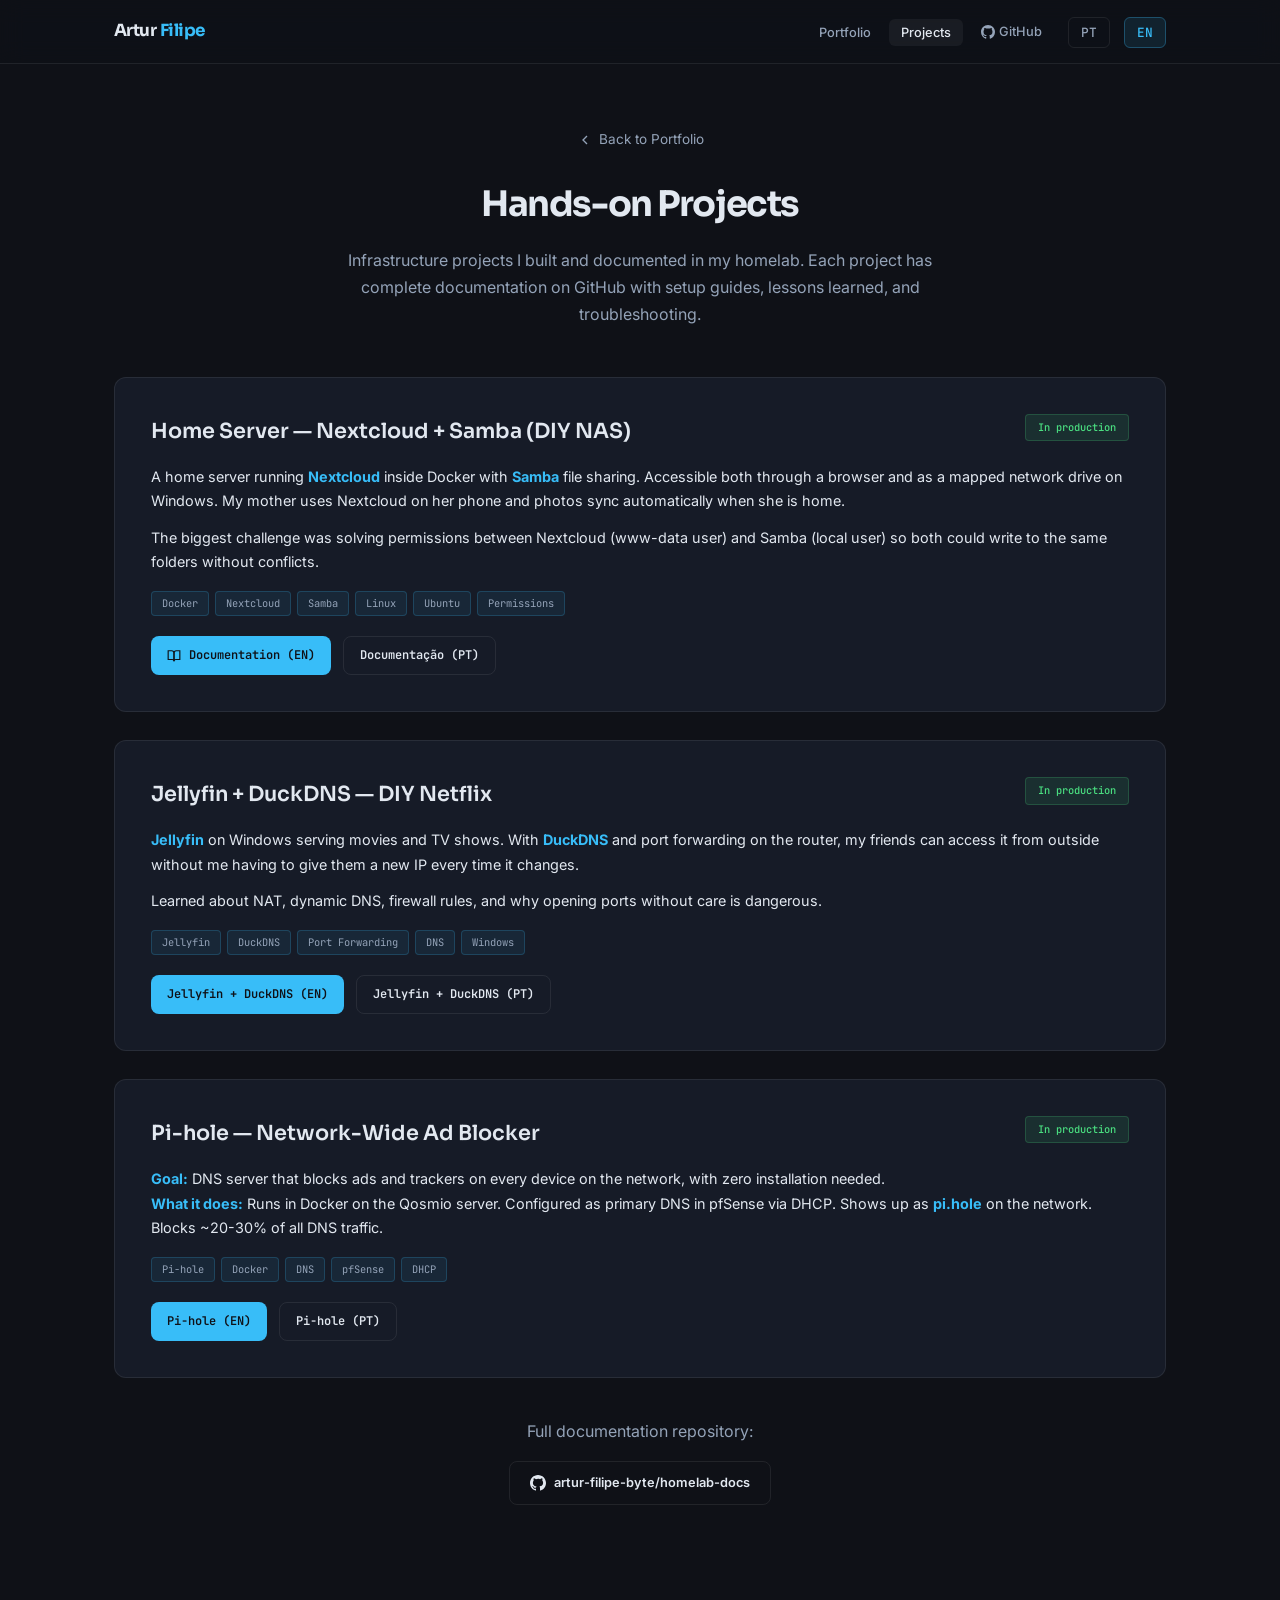
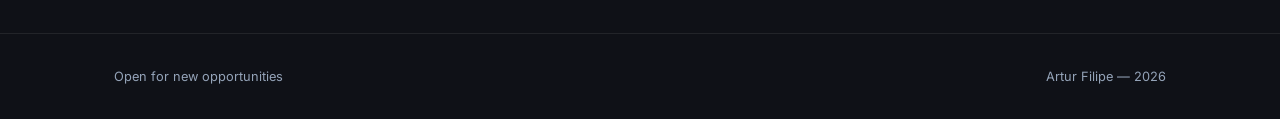
<file: projects-en.html>
<!DOCTYPE html>
<html lang="en">
<head>
  <meta charset="UTF-8" />
  <meta name="viewport" content="width=device-width, initial-scale=1.0" />
  <title>Projects — Artur Filipe</title>
  <meta name="description" content="Hands-on IT infrastructure and cybersecurity projects by Artur Filipe." />
  <link rel="preconnect" href="https://fonts.googleapis.com" />
  <link rel="preconnect" href="https://fonts.gstatic.com" crossorigin />
  <link href="https://fonts.googleapis.com/css2?family=Sora:wght@300;400;600;700&family=Inter:wght@300..700&family=JetBrains+Mono:wght@400;500&display=swap" rel="stylesheet" />
  <style>
    *, *::before, *::after { box-sizing: border-box; margin: 0; padding: 0; }
    :root {
      --color-bg: #0f1117;
      --color-surface: #161b27;
      --color-surface-2: #1c2333;
      --color-text: #e2e8f0;
      --color-text-muted: #94a3b8;
      --color-primary: #38bdf8;
      --color-primary-hover: #0ea5e9;
      --color-border: rgba(255,255,255,0.08);
      --color-success: #4ade80;
      --color-warning: #fb923c;
      --radius: 12px;
      --radius-sm: 8px;
      --max-width: 1100px;
      --nav-height: 64px;
    }
    html { scroll-behavior: smooth; font-size: 16px; -webkit-font-smoothing: antialiased; }
    body {
      font-family: 'Inter', -apple-system, BlinkMacSystemFont, 'Segoe UI', system-ui, sans-serif;
      background: var(--color-bg);
      color: var(--color-text);
      line-height: 1.7;
      min-height: 100vh;
    }
    ::selection { background: rgba(56,189,248,0.25); color: var(--color-text); }
    a { color: var(--color-primary); text-decoration: none; transition: color 0.2s ease; }
    a:hover { color: var(--color-primary-hover); }
    .container { max-width: var(--max-width); margin: 0 auto; padding: 0 24px; }
    .section { padding: 80px 0; }
    .section-header {
      font-family: 'Sora', sans-serif;
      font-size: 1.35rem;
      font-weight: 700;
      color: var(--color-text);
      margin-bottom: 32px;
      display: flex;
      align-items: center;
      gap: 12px;
      letter-spacing: -0.02em;
    }
    .section-header::after {
      content: '';
      flex: 1;
      height: 1px;
      background: linear-gradient(to right, var(--color-border), transparent);
    }
    nav {
      position: fixed;
      top: 0; left: 0; right: 0;
      z-index: 100;
      background: rgba(15,17,23,0.85);
      backdrop-filter: blur(12px) saturate(180%);
      -webkit-backdrop-filter: blur(12px) saturate(180%);
      border-bottom: 1px solid var(--color-border);
      height: var(--nav-height);
    }
    nav .container {
      display: flex;
      align-items: center;
      justify-content: space-between;
      height: 100%;
    }
    .nav-logo {
      font-family: 'Sora', sans-serif;
      font-weight: 700;
      font-size: 1.05rem;
      color: var(--color-text);
      letter-spacing: -0.03em;
    }
    .nav-logo span { color: var(--color-primary); }
    .nav-links {
      display: flex;
      gap: 6px;
      list-style: none;
      align-items: center;
    }
    .nav-links a {
      color: var(--color-text-muted);
      font-size: 0.8rem;
      font-weight: 500;
      padding: 6px 12px;
      border-radius: 6px;
      transition: all 0.2s ease;
    }
    .nav-links a:hover { color: var(--color-text); background: rgba(255,255,255,0.05); }
    .nav-lang {
      font-family: 'JetBrains Mono', monospace;
      font-size: 0.7rem;
      padding: 4px 10px;
      border-radius: 4px;
      border: 1px solid var(--color-border);
      color: var(--color-text-muted);
      transition: all 0.2s ease;
      margin-left: 8px;
    }
    .nav-lang:hover { border-color: var(--color-primary); color: var(--color-primary); }
    .nav-lang.active {
      background: rgba(56,189,248,0.1);
      border-color: rgba(56,189,248,0.3);
      color: var(--color-primary);
    }
    .page-header {
      padding: 128px 0 48px;
      text-align: center;
    }
    .page-header h1 {
      font-family: 'Sora', sans-serif;
      font-size: 2.2rem;
      font-weight: 700;
      letter-spacing: -0.04em;
      margin-bottom: 12px;
    }
    .page-header p {
      color: var(--color-text-muted);
      font-size: 1rem;
      max-width: 600px;
      margin: 0 auto;
    }
    .project-detail {
      background: var(--color-surface);
      border: 1px solid var(--color-border);
      border-radius: var(--radius);
      padding: 36px;
      margin-bottom: 28px;
      transition: all 0.25s ease;
    }
    .project-detail:hover {
      box-shadow: 0 4px 20px rgba(56,189,248,0.08);
      border-color: rgba(56,189,248,0.2);
    }
    .project-detail .project-top {
      display: flex;
      align-items: flex-start;
      justify-content: space-between;
      gap: 16px;
      margin-bottom: 16px;
      flex-wrap: wrap;
    }
    .project-detail h2 {
      font-family: 'Sora', sans-serif;
      font-size: 1.3rem;
      font-weight: 600;
      color: var(--color-text);
    }
    .project-status {
      font-family: 'JetBrains Mono', monospace;
      font-size: 0.65rem;
      font-weight: 500;
      padding: 4px 12px;
      border-radius: 4px;
      white-space: nowrap;
    }
    .status-prod {
      background: rgba(74,222,128,0.1);
      color: var(--color-success);
      border: 1px solid rgba(74,222,128,0.2);
    }
    .project-detail .project-desc {
      color: var(--color-text);
      font-size: 0.9rem;
      line-height: 1.7;
      margin-bottom: 16px;
    }
    .project-detail .project-desc strong {
      color: var(--color-primary);
    }
    .project-tags {
      display: flex;
      flex-wrap: wrap;
      gap: 6px;
      margin-bottom: 20px;
    }
    .project-tag {
      font-family: 'JetBrains Mono', monospace;
      font-size: 0.65rem;
      font-weight: 400;
      padding: 3px 10px;
      border-radius: 4px;
      background: rgba(56,189,248,0.08);
      border: 1px solid rgba(56,189,248,0.2);
      color: var(--color-text-muted);
    }
    .project-links {
      display: flex;
      gap: 12px;
      flex-wrap: wrap;
    }
    .btn {
      display: inline-flex;
      align-items: center;
      gap: 8px;
      padding: 10px 20px;
      border-radius: var(--radius-sm);
      font-family: 'Inter', sans-serif;
      font-weight: 600;
      font-size: 0.8rem;
      transition: all 0.25s ease;
      cursor: pointer;
      border: none;
    }
    .btn-primary {
      background: var(--color-primary);
      color: #0f1117 !important;
    }
    .btn-primary:hover {
      background: var(--color-primary-hover);
      transform: translateY(-2px);
      box-shadow: 0 4px 20px rgba(56,189,248,0.25);
    }
    .btn-outline {
      background: transparent;
      border: 1px solid var(--color-border);
      color: var(--color-text) !important;
    }
    .btn-outline:hover {
      border-color: var(--color-primary);
      color: var(--color-primary) !important;
      transform: translateY(-2px);
    }
    .btn-sm {
      padding: 8px 16px;
      font-size: 0.75rem;
      font-family: 'JetBrains Mono', monospace;
    }
    .back-link {
      display: inline-flex;
      align-items: center;
      gap: 6px;
      color: var(--color-text-muted);
      font-size: 0.85rem;
      margin-bottom: 24px;
      transition: color 0.2s ease;
    }
    .back-link:hover { color: var(--color-primary); }
    footer {
      border-top: 1px solid var(--color-border);
      padding: 32px 0;
      margin-top: 48px;
    }
    footer .container {
      display: flex;
      align-items: center;
      justify-content: space-between;
      flex-wrap: wrap;
      gap: 16px;
    }
    footer p { color: var(--color-text-muted); font-size: 0.8rem; }
    @media (max-width: 868px) {
      nav .container { position: relative; }
      .nav-links {
        position: fixed;
        top: var(--nav-height);
        left: 0; right: 0;
        flex-direction: column;
        background: rgba(15,17,23,0.98);
        backdrop-filter: blur(12px);
        padding: 16px 24px;
        gap: 4px;
        border-bottom: 1px solid var(--color-border);
        display: none;
      }
      .nav-links.open { display: flex; }
      .nav-links a { font-size: 0.9rem; padding: 10px 12px; width: 100%; }
      .nav-toggle {
        display: flex !important;
        align-items: center;
        justify-content: center;
        width: 36px; height: 36px;
        border-radius: 8px;
        background: transparent;
        border: 1px solid var(--color-border);
        color: var(--color-text);
        cursor: pointer;
      }
      .nav-toggle:hover { border-color: var(--color-primary); color: var(--color-primary); }
      .section { padding: 56px 0; }
      .page-header h1 { font-size: 1.6rem; }
      .project-detail { padding: 24px; }
    }
    @media (min-width: 869px) {
      .nav-toggle { display: none !important; }
    }
  </style>
</head>
<body>

  <!-- NAVIGATION -->
  <nav>
    <div class="container">
      <a href="index.html" class="nav-logo">Artur <span>Filipe</span></a>
      <ul class="nav-links" id="navLinks">
        <li><a href="index.html">Portfolio</a></li>
        <li><a href="projects-en.html" style="color:var(--color-text);background:rgba(255,255,255,0.05);">Projects</a></li>
        <li>
          <a href="https://github.com/artur-filipe-byte/homelab-docs" target="_blank" rel="noopener noreferrer" style="display:flex;align-items:center;gap:4px;">
            <svg width="14" height="14" viewBox="0 0 24 24" fill="currentColor"><path d="M12 0C5.374 0 0 5.373 0 12c0 5.302 3.438 9.8 8.207 11.387.599.111.793-.261.793-.577v-2.234c-3.338.726-4.033-1.416-4.033-1.416-.546-1.387-1.333-1.756-1.333-1.756-1.089-.745.083-.729.083-.729 1.205.084 1.839 1.237 1.839 1.237 1.07 1.834 2.807 1.304 3.492.997.107-.775.418-1.305.762-1.604-2.665-.305-5.467-1.334-5.467-5.931 0-1.311.469-2.381 1.236-3.221-.124-.303-.535-1.524.117-3.176 0 0 1.008-.322 3.301 1.23A11.509 11.509 0 0 1 12 5.803c1.02.005 2.047.138 3.006.404 2.291-1.552 3.297-1.23 3.297-1.23.653 1.653.242 2.874.118 3.176.77.84 1.235 1.911 1.235 3.221 0 4.609-2.807 5.624-5.479 5.921.43.372.823 1.102.823 2.222v3.293c0 .319.192.694.801.576C20.566 21.797 24 17.3 24 12c0-6.627-5.373-12-12-12z"/></svg>
            GitHub
          </a>
        </li>
        <li><a href="index.html" class="nav-lang">PT</a></li>
        <li><a href="index-en.html" class="nav-lang active">EN</a></li>
      </ul>
      <button class="nav-toggle" id="navToggle" aria-label="Menu" onclick="document.getElementById('navLinks').classList.toggle('open')">
        <svg width="20" height="20" viewBox="0 0 24 24" fill="none" stroke="currentColor" stroke-width="2"><line x1="3" y1="6" x2="21" y2="6"/><line x1="3" y1="12" x2="21" y2="12"/><line x1="3" y1="18" x2="21" y2="18"/></svg>
      </button>
    </div>
  </nav>

  <!-- PAGE HEADER -->
  <section class="page-header">
    <div class="container">
      <a href="index-en.html" class="back-link">
        <svg width="16" height="16" viewBox="0 0 24 24" fill="none" stroke="currentColor" stroke-width="2"><polyline points="15 18 9 12 15 6"/></svg>
        Back to Portfolio
      </a>
      <h1>Hands-on Projects</h1>
      <p>Infrastructure projects I built and documented in my homelab. Each project has complete documentation on GitHub with setup guides, lessons learned, and troubleshooting.</p>
    </div>
  </section>

  <!-- PROJECTS -->
  <section class="section" style="padding-top:0;">
    <div class="container">

      <div class="project-detail">
        <div class="project-top">
          <h2>Home Server — Nextcloud + Samba (DIY NAS)</h2>
          <span class="project-status status-prod">In production</span>
        </div>
        <div class="project-desc">
          <p>A home server running <strong>Nextcloud</strong> inside Docker with <strong>Samba</strong> file sharing. Accessible both through a browser and as a mapped network drive on Windows. My mother uses Nextcloud on her phone and photos sync automatically when she is home.</p>
          <p style="margin-top:12px;">The biggest challenge was solving permissions between Nextcloud (www-data user) and Samba (local user) so both could write to the same folders without conflicts.</p>
        </div>
        <div class="project-tags">
          <span class="project-tag">Docker</span>
          <span class="project-tag">Nextcloud</span>
          <span class="project-tag">Samba</span>
          <span class="project-tag">Linux</span>
          <span class="project-tag">Ubuntu</span>
          <span class="project-tag">Permissions</span>
        </div>
        <div class="project-links">
          <a href="https://github.com/artur-filipe-byte/homelab-docs/blob/main/en/homelab-server-nextcloud-samba.md" target="_blank" rel="noopener noreferrer" class="btn btn-primary btn-sm">
            <svg width="14" height="14" viewBox="0 0 24 24" fill="none" stroke="currentColor" stroke-width="2"><path d="M2 3h6a4 4 0 0 1 4 4v14a3 3 0 0 0-3-3H2z"/><path d="M22 3h-6a4 4 0 0 0-4 4v14a3 3 0 0 1 3-3h7z"/></svg>
            Documentation (EN)
          </a>
          <a href="https://github.com/artur-filipe-byte/homelab-docs/blob/main/pt/servidor-caseiro-nextcloud-samba.md" target="_blank" rel="noopener noreferrer" class="btn btn-outline btn-sm">
            Documentação (PT)
          </a>
        </div>
      </div>

      <div class="project-detail">
        <div class="project-top">
          <h2>Jellyfin + DuckDNS — DIY Netflix</h2>
          <span class="project-status status-prod">In production</span>
        </div>
        <div class="project-desc">
          <p><strong>Jellyfin</strong> on Windows serving movies and TV shows. With <strong>DuckDNS</strong> and port forwarding on the router, my friends can access it from outside without me having to give them a new IP every time it changes.</p>
          <p style="margin-top:12px;">Learned about NAT, dynamic DNS, firewall rules, and why opening ports without care is dangerous.</p>
        </div>
        <div class="project-tags">
          <span class="project-tag">Jellyfin</span>
          <span class="project-tag">DuckDNS</span>
          <span class="project-tag">Port Forwarding</span>
          <span class="project-tag">DNS</span>
          <span class="project-tag">Windows</span>
        </div>
        <div class="project-links">
          <a href="https://github.com/artur-filipe-byte/homelab-docs/blob/main/en/jellyfin-duckdns-windows.md" target="_blank" rel="noopener noreferrer" class="btn btn-primary btn-sm">
            Jellyfin + DuckDNS (EN)
          </a>
          <a href="https://github.com/artur-filipe-byte/homelab-docs/blob/main/pt/jellyfin-duckdns-windows.md" target="_blank" rel="noopener noreferrer" class="btn btn-outline btn-sm">
            Jellyfin + DuckDNS (PT)
          </a>
        </div>
      </div>

      <div class="project-detail">
        <div class="project-top">
          <h2>Pi-hole — Network-Wide Ad Blocker</h2>
          <span class="project-status status-prod">In production</span>
        </div>
        <div class="project-desc">
          <p><strong>Goal:</strong> DNS server that blocks ads and trackers on every device on the network, with zero installation needed.</p>
          <p><strong>What it does:</strong> Runs in Docker on the Qosmio server. Configured as primary DNS in pfSense via DHCP. Shows up as <strong>pi.hole</strong> on the network. Blocks ~20-30% of all DNS traffic.</p>
        </div>
        <div class="project-tags">
          <span class="project-tag">Pi-hole</span>
          <span class="project-tag">Docker</span>
          <span class="project-tag">DNS</span>
          <span class="project-tag">pfSense</span>
          <span class="project-tag">DHCP</span>
        </div>
        <div class="project-links">
          <a href="https://github.com/artur-filipe-byte/homelab-docs/blob/main/en/pi-hole-docker.md" target="_blank" rel="noopener noreferrer" class="btn btn-primary btn-sm">
            Pi-hole (EN)
          </a>
          <a href="https://github.com/artur-filipe-byte/homelab-docs/blob/main/pt/pi-hole-docker.md" target="_blank" rel="noopener noreferrer" class="btn btn-outline btn-sm">
            Pi-hole (PT)
          </a>
        </div>
      </div>

      <div style="text-align:center;margin-top:40px;">
        <p style="color:var(--color-text-muted);margin-bottom:16px;">Full documentation repository:</p>
        <a href="https://github.com/artur-filipe-byte/homelab-docs" target="_blank" rel="noopener noreferrer" class="btn btn-outline">
          <svg width="16" height="16" viewBox="0 0 24 24" fill="currentColor"><path d="M12 0C5.374 0 0 5.373 0 12c0 5.302 3.438 9.8 8.207 11.387.599.111.793-.261.793-.577v-2.234c-3.338.726-4.033-1.416-4.033-1.416-.546-1.387-1.333-1.756-1.333-1.756-1.089-.745.083-.729.083-.729 1.205.084 1.839 1.237 1.839 1.237 1.07 1.834 2.807 1.304 3.492.997.107-.775.418-1.305.762-1.604-2.665-.305-5.467-1.334-5.467-5.931 0-1.311.469-2.381 1.236-3.221-.124-.303-.535-1.524.117-3.176 0 0 1.008-.322 3.301 1.23A11.509 11.509 0 0 1 12 5.803c1.02.005 2.047.138 3.006.404 2.291-1.552 3.297-1.23 3.297-1.23.653 1.653.242 2.874.118 3.176.77.84 1.235 1.911 1.235 3.221 0 4.609-2.807 5.624-5.479 5.921.43.372.823 1.102.823 2.222v3.293c0 .319.192.694.801.576C20.566 21.797 24 17.3 24 12c0-6.627-5.373-12-12-12z"/></svg>
          artur-filipe-byte/homelab-docs
        </a>
      </div>

    </div>
  </section>

  <!-- FOOTER -->
  <footer>
    <div class="container">
      <div>
        <p>Open for new opportunities</p>
      </div>
      <p>Artur Filipe &mdash; 2026</p>
    </div>
  </footer>

  <script>
    document.querySelectorAll('.nav-links a').forEach(function(link) {
      link.addEventListener('click', function() {
        document.getElementById('navLinks').classList.remove('open');
      });
    });
  </script>

</body>
</html>
</file>
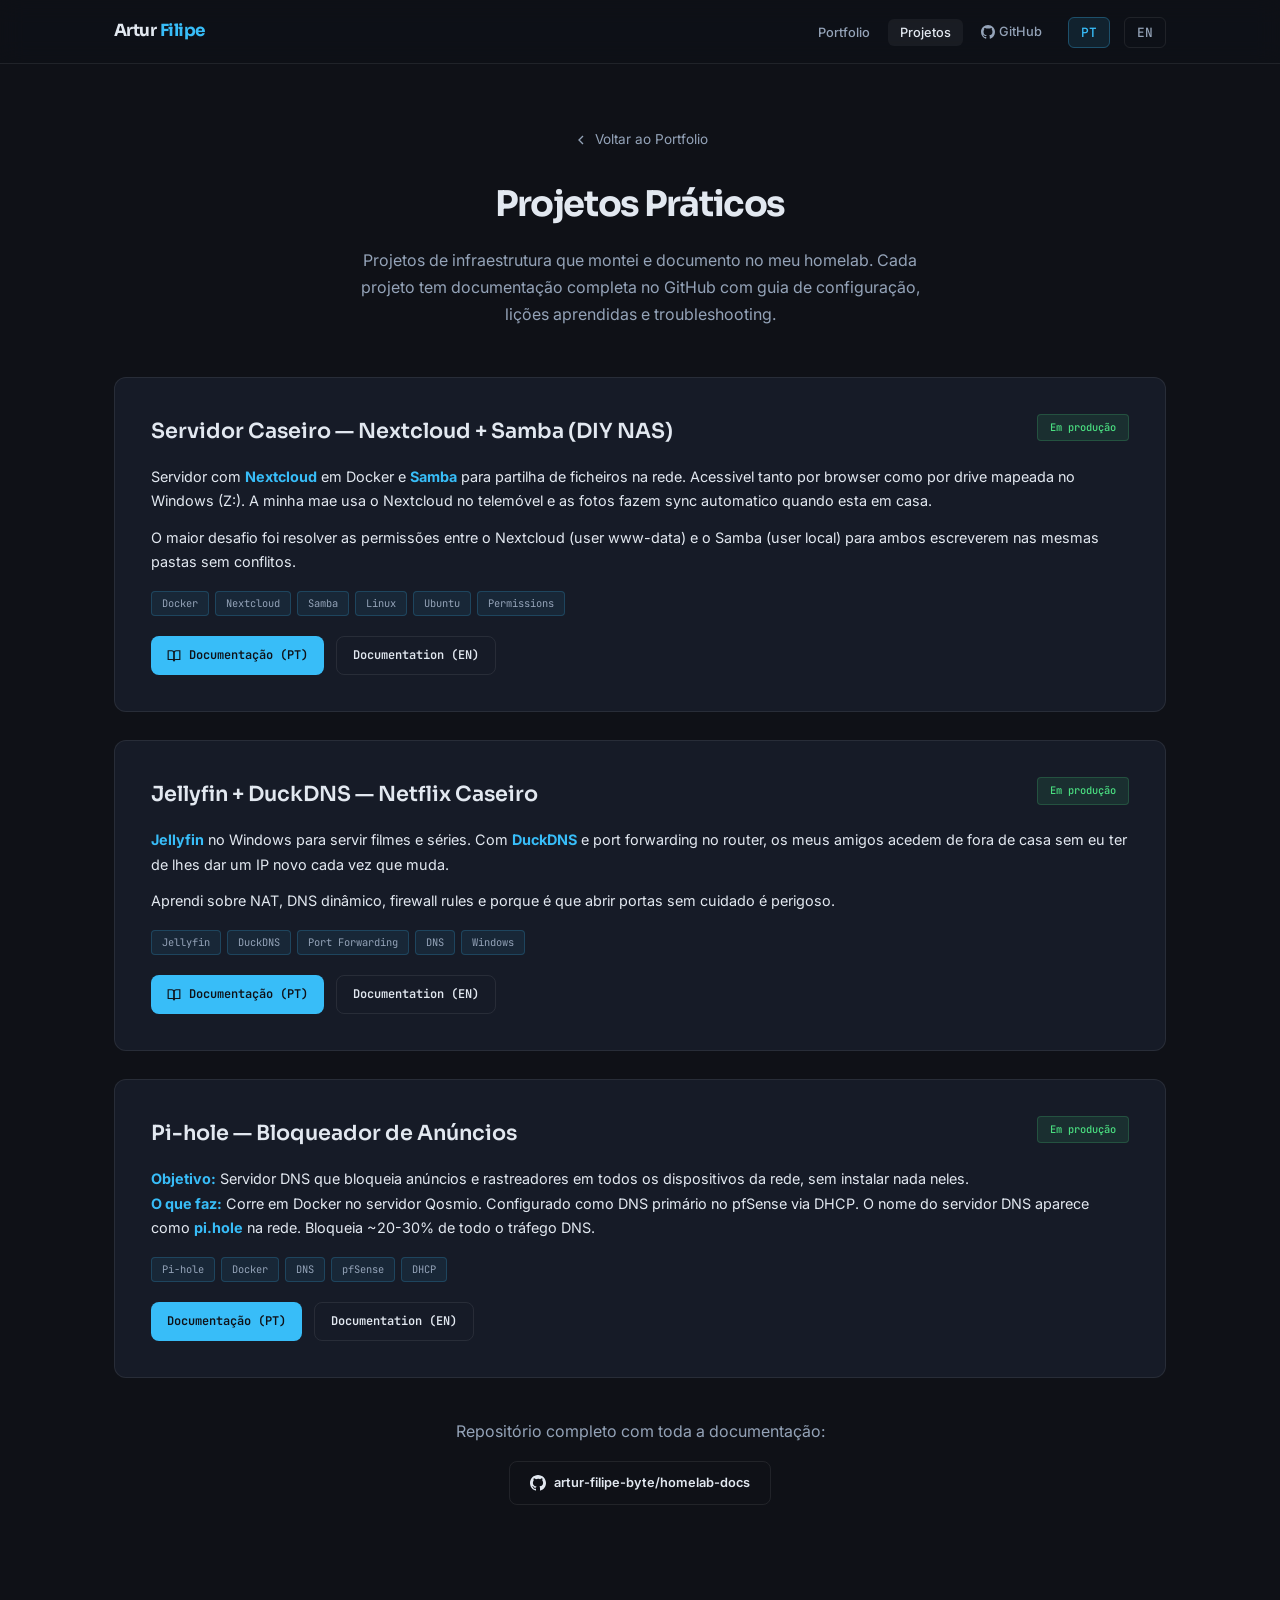
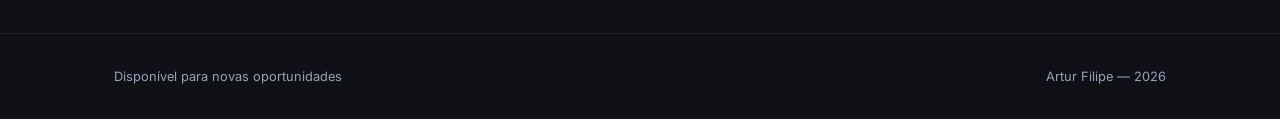
<file: projects.html>
<!DOCTYPE html>
<html lang="pt">
<head>
  <meta charset="UTF-8" />
  <meta name="viewport" content="width=device-width, initial-scale=1.0" />
  <title>Projetos — Artur Filipe</title>
  <meta name="description" content="Projetos práticos de infraestrutura IT e cibersegurança de Artur Filipe." />
  <link rel="preconnect" href="https://fonts.googleapis.com" />
  <link rel="preconnect" href="https://fonts.gstatic.com" crossorigin />
  <link href="https://fonts.googleapis.com/css2?family=Sora:wght@300;400;600;700&family=Inter:wght@300..700&family=JetBrains+Mono:wght@400;500&display=swap" rel="stylesheet" />
  <style>
    *, *::before, *::after { box-sizing: border-box; margin: 0; padding: 0; }
    :root {
      --color-bg: #0f1117;
      --color-surface: #161b27;
      --color-surface-2: #1c2333;
      --color-text: #e2e8f0;
      --color-text-muted: #94a3b8;
      --color-primary: #38bdf8;
      --color-primary-hover: #0ea5e9;
      --color-border: rgba(255,255,255,0.08);
      --color-success: #4ade80;
      --color-warning: #fb923c;
      --radius: 12px;
      --radius-sm: 8px;
      --max-width: 1100px;
      --nav-height: 64px;
    }
    html { scroll-behavior: smooth; font-size: 16px; -webkit-font-smoothing: antialiased; }
    body {
      font-family: 'Inter', -apple-system, BlinkMacSystemFont, 'Segoe UI', system-ui, sans-serif;
      background: var(--color-bg);
      color: var(--color-text);
      line-height: 1.7;
      min-height: 100vh;
    }
    ::selection { background: rgba(56,189,248,0.25); color: var(--color-text); }
    a { color: var(--color-primary); text-decoration: none; transition: color 0.2s ease; }
    a:hover { color: var(--color-primary-hover); }
    .container { max-width: var(--max-width); margin: 0 auto; padding: 0 24px; }
    .section { padding: 80px 0; }
    .section-header {
      font-family: 'Sora', sans-serif;
      font-size: 1.35rem;
      font-weight: 700;
      color: var(--color-text);
      margin-bottom: 32px;
      display: flex;
      align-items: center;
      gap: 12px;
      letter-spacing: -0.02em;
    }
    .section-header::after {
      content: '';
      flex: 1;
      height: 1px;
      background: linear-gradient(to right, var(--color-border), transparent);
    }
    nav {
      position: fixed;
      top: 0; left: 0; right: 0;
      z-index: 100;
      background: rgba(15,17,23,0.85);
      backdrop-filter: blur(12px) saturate(180%);
      -webkit-backdrop-filter: blur(12px) saturate(180%);
      border-bottom: 1px solid var(--color-border);
      height: var(--nav-height);
    }
    nav .container {
      display: flex;
      align-items: center;
      justify-content: space-between;
      height: 100%;
    }
    .nav-logo {
      font-family: 'Sora', sans-serif;
      font-weight: 700;
      font-size: 1.05rem;
      color: var(--color-text);
      letter-spacing: -0.03em;
    }
    .nav-logo span { color: var(--color-primary); }
    .nav-links {
      display: flex;
      gap: 6px;
      list-style: none;
      align-items: center;
    }
    .nav-links a {
      color: var(--color-text-muted);
      font-size: 0.8rem;
      font-weight: 500;
      padding: 6px 12px;
      border-radius: 6px;
      transition: all 0.2s ease;
    }
    .nav-links a:hover { color: var(--color-text); background: rgba(255,255,255,0.05); }
    .nav-lang {
      font-family: 'JetBrains Mono', monospace;
      font-size: 0.7rem;
      padding: 4px 10px;
      border-radius: 4px;
      border: 1px solid var(--color-border);
      color: var(--color-text-muted);
      transition: all 0.2s ease;
      margin-left: 8px;
    }
    .nav-lang:hover { border-color: var(--color-primary); color: var(--color-primary); }
    .nav-lang.active {
      background: rgba(56,189,248,0.1);
      border-color: rgba(56,189,248,0.3);
      color: var(--color-primary);
    }
    .page-header {
      padding: 128px 0 48px;
      text-align: center;
    }
    .page-header h1 {
      font-family: 'Sora', sans-serif;
      font-size: 2.2rem;
      font-weight: 700;
      letter-spacing: -0.04em;
      margin-bottom: 12px;
    }
    .page-header p {
      color: var(--color-text-muted);
      font-size: 1rem;
      max-width: 600px;
      margin: 0 auto;
    }
    .project-detail {
      background: var(--color-surface);
      border: 1px solid var(--color-border);
      border-radius: var(--radius);
      padding: 36px;
      margin-bottom: 28px;
      transition: all 0.25s ease;
    }
    .project-detail:hover {
      box-shadow: 0 4px 20px rgba(56,189,248,0.08);
      border-color: rgba(56,189,248,0.2);
    }
    .project-detail .project-top {
      display: flex;
      align-items: flex-start;
      justify-content: space-between;
      gap: 16px;
      margin-bottom: 16px;
      flex-wrap: wrap;
    }
    .project-detail h2 {
      font-family: 'Sora', sans-serif;
      font-size: 1.3rem;
      font-weight: 600;
      color: var(--color-text);
    }
    .project-status {
      font-family: 'JetBrains Mono', monospace;
      font-size: 0.65rem;
      font-weight: 500;
      padding: 4px 12px;
      border-radius: 4px;
      white-space: nowrap;
    }
    .status-prod {
      background: rgba(74,222,128,0.1);
      color: var(--color-success);
      border: 1px solid rgba(74,222,128,0.2);
    }
    .project-detail .project-desc {
      color: var(--color-text);
      font-size: 0.9rem;
      line-height: 1.7;
      margin-bottom: 16px;
    }
    .project-detail .project-desc strong {
      color: var(--color-primary);
    }
    .project-tags {
      display: flex;
      flex-wrap: wrap;
      gap: 6px;
      margin-bottom: 20px;
    }
    .project-tag {
      font-family: 'JetBrains Mono', monospace;
      font-size: 0.65rem;
      font-weight: 400;
      padding: 3px 10px;
      border-radius: 4px;
      background: rgba(56,189,248,0.08);
      border: 1px solid rgba(56,189,248,0.2);
      color: var(--color-text-muted);
    }
    .project-links {
      display: flex;
      gap: 12px;
      flex-wrap: wrap;
    }
    .btn {
      display: inline-flex;
      align-items: center;
      gap: 8px;
      padding: 10px 20px;
      border-radius: var(--radius-sm);
      font-family: 'Inter', sans-serif;
      font-weight: 600;
      font-size: 0.8rem;
      transition: all 0.25s ease;
      cursor: pointer;
      border: none;
    }
    .btn-primary {
      background: var(--color-primary);
      color: #0f1117 !important;
    }
    .btn-primary:hover {
      background: var(--color-primary-hover);
      transform: translateY(-2px);
      box-shadow: 0 4px 20px rgba(56,189,248,0.25);
    }
    .btn-outline {
      background: transparent;
      border: 1px solid var(--color-border);
      color: var(--color-text) !important;
    }
    .btn-outline:hover {
      border-color: var(--color-primary);
      color: var(--color-primary) !important;
      transform: translateY(-2px);
    }
    .btn-sm {
      padding: 8px 16px;
      font-size: 0.75rem;
      font-family: 'JetBrains Mono', monospace;
    }
    .back-link {
      display: inline-flex;
      align-items: center;
      gap: 6px;
      color: var(--color-text-muted);
      font-size: 0.85rem;
      margin-bottom: 24px;
      transition: color 0.2s ease;
    }
    .back-link:hover { color: var(--color-primary); }
    .empty-note {
      text-align: center;
      padding: 60px 20px;
      background: var(--color-surface);
      border: 1px dashed var(--color-border);
      border-radius: var(--radius);
      color: var(--color-text-muted);
      font-size: 0.9rem;
    }
    footer {
      border-top: 1px solid var(--color-border);
      padding: 32px 0;
      margin-top: 48px;
    }
    footer .container {
      display: flex;
      align-items: center;
      justify-content: space-between;
      flex-wrap: wrap;
      gap: 16px;
    }
    footer p { color: var(--color-text-muted); font-size: 0.8rem; }
    @media (max-width: 868px) {
      nav .container { position: relative; }
      .nav-links {
        position: fixed;
        top: var(--nav-height);
        left: 0; right: 0;
        flex-direction: column;
        background: rgba(15,17,23,0.98);
        backdrop-filter: blur(12px);
        padding: 16px 24px;
        gap: 4px;
        border-bottom: 1px solid var(--color-border);
        display: none;
      }
      .nav-links.open { display: flex; }
      .nav-links a { font-size: 0.9rem; padding: 10px 12px; width: 100%; }
      .nav-toggle {
        display: flex !important;
        align-items: center;
        justify-content: center;
        width: 36px; height: 36px;
        border-radius: 8px;
        background: transparent;
        border: 1px solid var(--color-border);
        color: var(--color-text);
        cursor: pointer;
      }
      .nav-toggle:hover { border-color: var(--color-primary); color: var(--color-primary); }
      .section { padding: 56px 0; }
      .page-header h1 { font-size: 1.6rem; }
      .project-detail { padding: 24px; }
    }
    @media (min-width: 869px) {
      .nav-toggle { display: none !important; }
    }
  </style>
</head>
<body>

  <!-- NAVIGATION -->
  <nav>
    <div class="container">
      <a href="index.html" class="nav-logo">Artur <span>Filipe</span></a>
      <ul class="nav-links" id="navLinks">
        <li><a href="index.html">Portfolio</a></li>
        <li><a href="projects.html" style="color:var(--color-text);background:rgba(255,255,255,0.05);">Projetos</a></li>
        <li>
          <a href="https://github.com/artur-filipe-byte/homelab-docs" target="_blank" rel="noopener noreferrer" style="display:flex;align-items:center;gap:4px;">
            <svg width="14" height="14" viewBox="0 0 24 24" fill="currentColor"><path d="M12 0C5.374 0 0 5.373 0 12c0 5.302 3.438 9.8 8.207 11.387.599.111.793-.261.793-.577v-2.234c-3.338.726-4.033-1.416-4.033-1.416-.546-1.387-1.333-1.756-1.333-1.756-1.089-.745.083-.729.083-.729 1.205.084 1.839 1.237 1.839 1.237 1.07 1.834 2.807 1.304 3.492.997.107-.775.418-1.305.762-1.604-2.665-.305-5.467-1.334-5.467-5.931 0-1.311.469-2.381 1.236-3.221-.124-.303-.535-1.524.117-3.176 0 0 1.008-.322 3.301 1.23A11.509 11.509 0 0 1 12 5.803c1.02.005 2.047.138 3.006.404 2.291-1.552 3.297-1.23 3.297-1.23.653 1.653.242 2.874.118 3.176.77.84 1.235 1.911 1.235 3.221 0 4.609-2.807 5.624-5.479 5.921.43.372.823 1.102.823 2.222v3.293c0 .319.192.694.801.576C20.566 21.797 24 17.3 24 12c0-6.627-5.373-12-12-12z"/></svg>
            GitHub
          </a>
        </li>
        <li><a href="index.html" class="nav-lang active">PT</a></li>
        <li><a href="index-en.html" class="nav-lang">EN</a></li>
      </ul>
      <button class="nav-toggle" id="navToggle" aria-label="Menu" onclick="document.getElementById('navLinks').classList.toggle('open')">
        <svg width="20" height="20" viewBox="0 0 24 24" fill="none" stroke="currentColor" stroke-width="2"><line x1="3" y1="6" x2="21" y2="6"/><line x1="3" y1="12" x2="21" y2="12"/><line x1="3" y1="18" x2="21" y2="18"/></svg>
      </button>
    </div>
  </nav>

  <!-- PAGE HEADER -->
  <section class="page-header">
    <div class="container">
      <a href="index.html" class="back-link">
        <svg width="16" height="16" viewBox="0 0 24 24" fill="none" stroke="currentColor" stroke-width="2"><polyline points="15 18 9 12 15 6"/></svg>
        Voltar ao Portfolio
      </a>
      <h1>Projetos Práticos</h1>
      <p>Projetos de infraestrutura que montei e documento no meu homelab. Cada projeto tem documentação completa no GitHub com guia de configuração, lições aprendidas e troubleshooting.</p>
    </div>
  </section>

  <!-- PROJECTS -->
  <section class="section" style="padding-top:0;">
    <div class="container">

      <div class="project-detail">
        <div class="project-top">
          <h2>Servidor Caseiro — Nextcloud + Samba (DIY NAS)</h2>
          <span class="project-status status-prod">Em produção</span>
        </div>
        <div class="project-desc">
          <p>Servidor com <strong>Nextcloud</strong> em Docker e <strong>Samba</strong> para partilha de ficheiros na rede. Acessivel tanto por browser como por drive mapeada no Windows (Z:). A minha mae usa o Nextcloud no telemóvel e as fotos fazem sync automatico quando esta em casa.</p>
          <p style="margin-top:12px;">O maior desafio foi resolver as permissões entre o Nextcloud (user www-data) e o Samba (user local) para ambos escreverem nas mesmas pastas sem conflitos.</p>
        </div>
        <div class="project-tags">
          <span class="project-tag">Docker</span>
          <span class="project-tag">Nextcloud</span>
          <span class="project-tag">Samba</span>
          <span class="project-tag">Linux</span>
          <span class="project-tag">Ubuntu</span>
          <span class="project-tag">Permissions</span>
        </div>
        <div class="project-links">
          <a href="https://github.com/artur-filipe-byte/homelab-docs/blob/main/pt/servidor-caseiro-nextcloud-samba.md" target="_blank" rel="noopener noreferrer" class="btn btn-primary btn-sm">
            <svg width="14" height="14" viewBox="0 0 24 24" fill="none" stroke="currentColor" stroke-width="2"><path d="M2 3h6a4 4 0 0 1 4 4v14a3 3 0 0 0-3-3H2z"/><path d="M22 3h-6a4 4 0 0 0-4 4v14a3 3 0 0 1 3-3h7z"/></svg>
            Documentação (PT)
          </a>
          <a href="https://github.com/artur-filipe-byte/homelab-docs/blob/main/en/homelab-server-nextcloud-samba.md" target="_blank" rel="noopener noreferrer" class="btn btn-outline btn-sm">
            Documentation (EN)
          </a>
        </div>
      </div>

      <div class="project-detail">
        <div class="project-top">
          <h2>Jellyfin + DuckDNS — Netflix Caseiro</h2>
          <span class="project-status status-prod">Em produção</span>
        </div>
        <div class="project-desc">
          <p><strong>Jellyfin</strong> no Windows para servir filmes e séries. Com <strong>DuckDNS</strong> e port forwarding no router, os meus amigos acedem de fora de casa sem eu ter de lhes dar um IP novo cada vez que muda.</p>
          <p style="margin-top:12px;">Aprendi sobre NAT, DNS dinâmico, firewall rules e porque é que abrir portas sem cuidado é perigoso.</p>
        </div>
        <div class="project-tags">
          <span class="project-tag">Jellyfin</span>
          <span class="project-tag">DuckDNS</span>
          <span class="project-tag">Port Forwarding</span>
          <span class="project-tag">DNS</span>
          <span class="project-tag">Windows</span>
        </div>
        <div class="project-links">
          <a href="https://github.com/artur-filipe-byte/homelab-docs/blob/main/pt/jellyfin-duckdns-windows.md" target="_blank" rel="noopener noreferrer" class="btn btn-primary btn-sm">
            <svg width="14" height="14" viewBox="0 0 24 24" fill="none" stroke="currentColor" stroke-width="2"><path d="M2 3h6a4 4 0 0 1 4 4v14a3 3 0 0 0-3-3H2z"/><path d="M22 3h-6a4 4 0 0 0-4 4v14a3 3 0 0 1 3-3h7z"/></svg>
            Documentação (PT)
          </a>
          <a href="https://github.com/artur-filipe-byte/homelab-docs/blob/main/en/jellyfin-duckdns-windows.md" target="_blank" rel="noopener noreferrer" class="btn btn-outline btn-sm">
            Documentation (EN)
          </a>
        </div>
      </div>

      <div class="project-detail">
        <div class="project-top">
          <h2>Pi-hole — Bloqueador de Anúncios</h2>
          <span class="project-status status-prod">Em produção</span>
        </div>
        <div class="project-desc">
          <p><strong>Objetivo:</strong> Servidor DNS que bloqueia anúncios e rastreadores em todos os dispositivos da rede, sem instalar nada neles.</p>
          <p><strong>O que faz:</strong> Corre em Docker no servidor Qosmio. Configurado como DNS primário no pfSense via DHCP. O nome do servidor DNS aparece como <strong>pi.hole</strong> na rede. Bloqueia ~20-30% de todo o tráfego DNS.</p>
        </div>
        <div class="project-tags">
          <span class="project-tag">Pi-hole</span>
          <span class="project-tag">Docker</span>
          <span class="project-tag">DNS</span>
          <span class="project-tag">pfSense</span>
          <span class="project-tag">DHCP</span>
        </div>
        <div class="project-links">
          <a href="https://github.com/artur-filipe-byte/homelab-docs/blob/main/pt/pi-hole-docker.md" target="_blank" rel="noopener noreferrer" class="btn btn-primary btn-sm">
            Documentação (PT)
          </a>
          <a href="https://github.com/artur-filipe-byte/homelab-docs/blob/main/en/pi-hole-docker.md" target="_blank" rel="noopener noreferrer" class="btn btn-outline btn-sm">
            Documentation (EN)
          </a>
        </div>
      </div>

      <div style="text-align:center;margin-top:40px;">
        <p style="color:var(--color-text-muted);margin-bottom:16px;">Repositório completo com toda a documentação:</p>
        <a href="https://github.com/artur-filipe-byte/homelab-docs" target="_blank" rel="noopener noreferrer" class="btn btn-outline">
          <svg width="16" height="16" viewBox="0 0 24 24" fill="currentColor"><path d="M12 0C5.374 0 0 5.373 0 12c0 5.302 3.438 9.8 8.207 11.387.599.111.793-.261.793-.577v-2.234c-3.338.726-4.033-1.416-4.033-1.416-.546-1.387-1.333-1.756-1.333-1.756-1.089-.745.083-.729.083-.729 1.205.084 1.839 1.237 1.839 1.237 1.07 1.834 2.807 1.304 3.492.997.107-.775.418-1.305.762-1.604-2.665-.305-5.467-1.334-5.467-5.931 0-1.311.469-2.381 1.236-3.221-.124-.303-.535-1.524.117-3.176 0 0 1.008-.322 3.301 1.23A11.509 11.509 0 0 1 12 5.803c1.02.005 2.047.138 3.006.404 2.291-1.552 3.297-1.23 3.297-1.23.653 1.653.242 2.874.118 3.176.77.84 1.235 1.911 1.235 3.221 0 4.609-2.807 5.624-5.479 5.921.43.372.823 1.102.823 2.222v3.293c0 .319.192.694.801.576C20.566 21.797 24 17.3 24 12c0-6.627-5.373-12-12-12z"/></svg>
          artur-filipe-byte/homelab-docs
        </a>
      </div>

    </div>
  </section>

  <!-- FOOTER -->
  <footer>
    <div class="container">
      <div>
        <p>Disponível para novas oportunidades</p>
      </div>
      <p>Artur Filipe &mdash; 2026</p>
    </div>
  </footer>

  <script>
    document.querySelectorAll('.nav-links a').forEach(function(link) {
      link.addEventListener('click', function() {
        document.getElementById('navLinks').classList.remove('open');
      });
    });
  </script>

</body>
</html>
</file>
